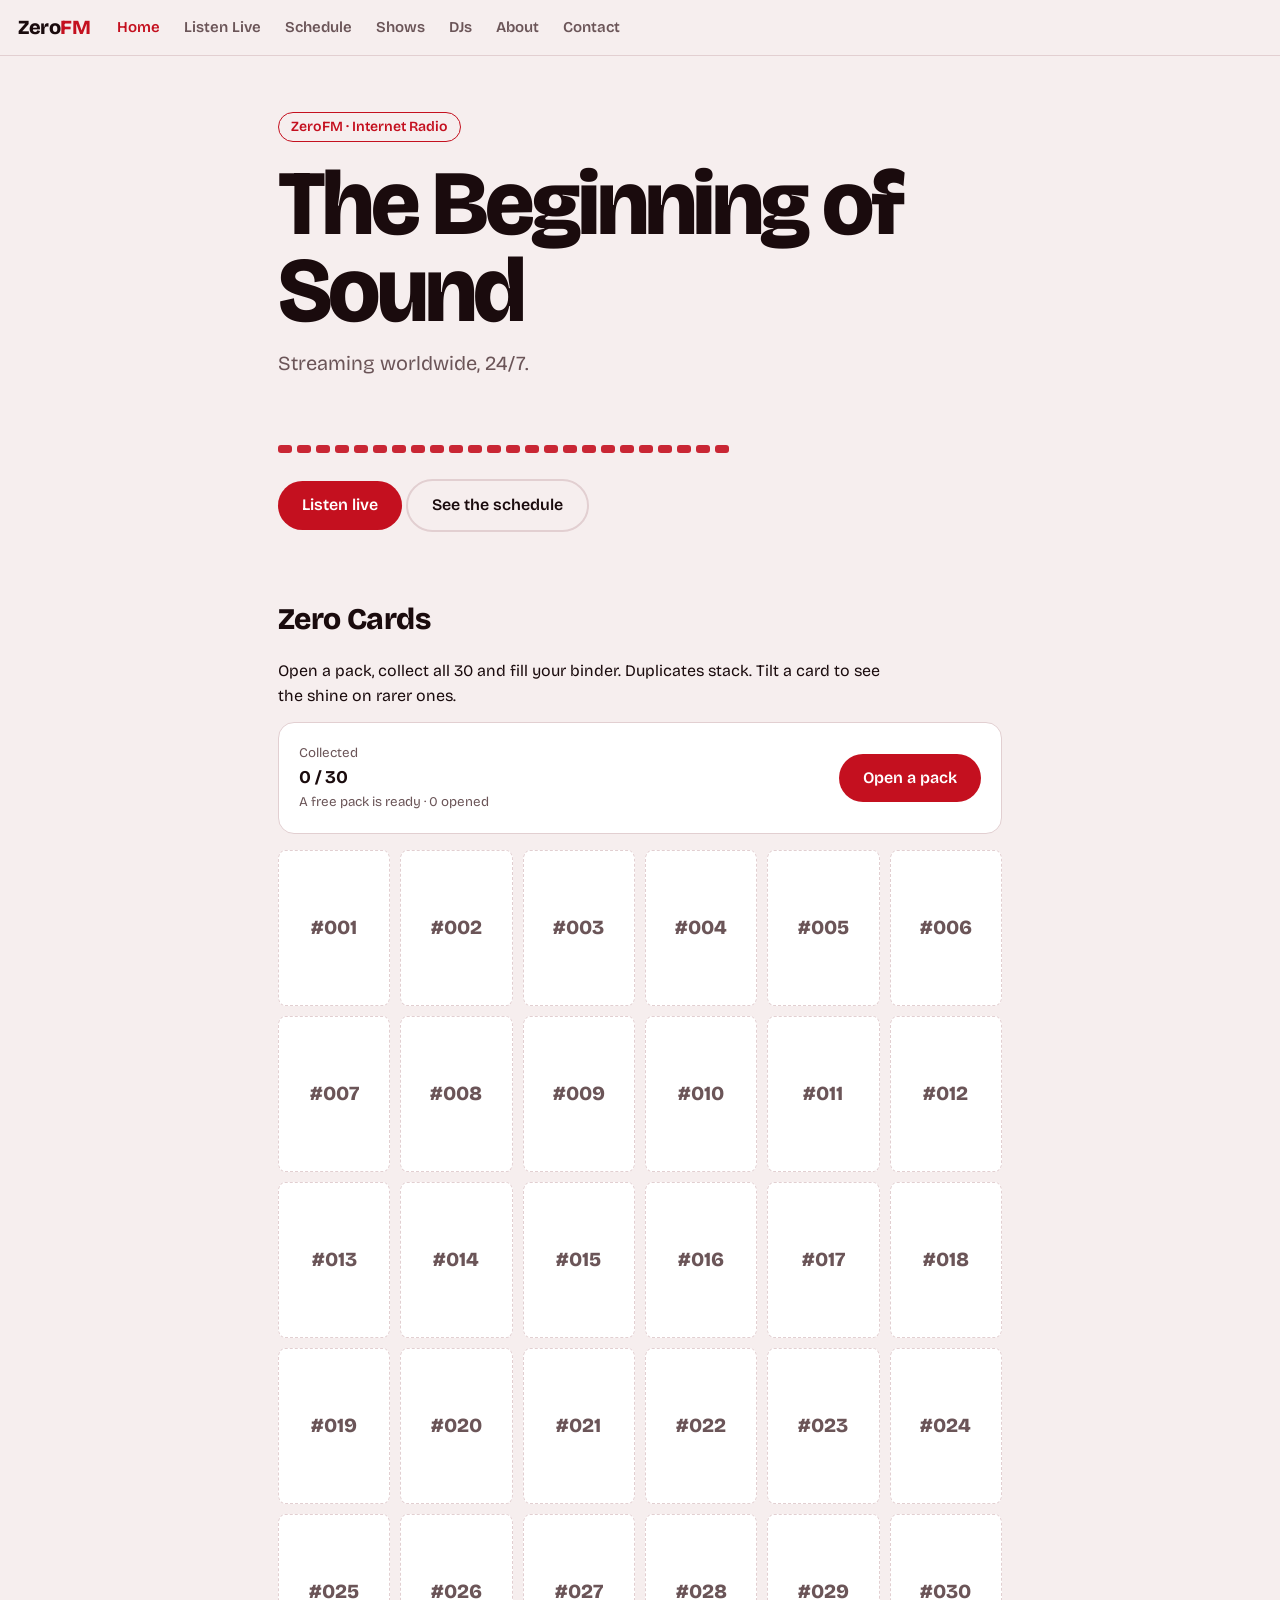
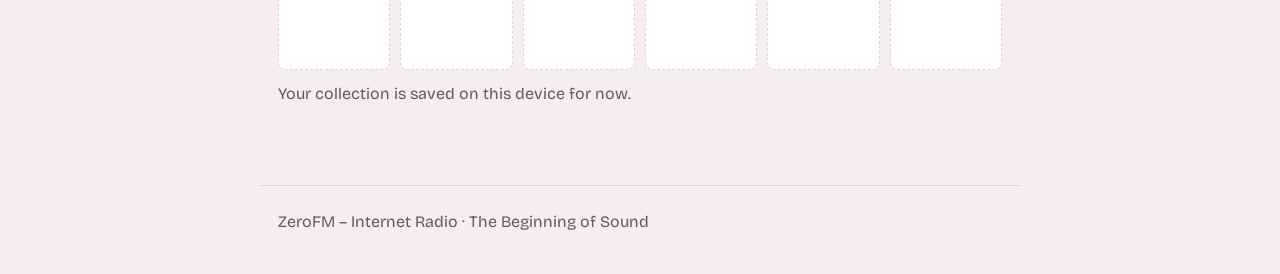
<file: index.html>
<!DOCTYPE html>
<html lang="en">
<head>
<meta charset="utf-8">
<meta name="viewport" content="width=device-width, initial-scale=1, viewport-fit=cover">
<title>ZeroFM – Internet Radio</title>
<link rel="stylesheet" href="https://fonts.googleapis.com/css2?family=Bricolage+Grotesque:wght@400;600;800&display=swap">
<link rel="stylesheet" href="style.css">
<link rel="manifest" href="manifest.json">
<meta name="theme-color" content="#0b0b0c">
<link rel="apple-touch-icon" href="icons/icon-180.png">
<meta name="mobile-web-app-capable" content="yes">
<meta name="apple-mobile-web-app-capable" content="yes">
</head>
<body>
<header><a class="logo" href="index.html">Zero<span style="color:var(--glow)">FM</span></a>
<nav aria-label="Main"><a href="index.html" aria-current="page">Home</a><a href="listen.html">Listen Live</a><a href="schedule.html">Schedule</a><a href="shows.html">Shows</a><a href="djs.html">DJs</a><a href="about.html">About</a><a href="contact.html">Contact</a></nav></header>
<section id="home">
<span class="badge">ZeroFM · Internet Radio</span>
<h1>The Beginning of Sound</h1>
<p class="muted" style="font-size:20px">Streaming worldwide, 24/7.</p>
<div class="bars" aria-hidden="true" id="bars"></div>
<a class="btn" href="listen.html">Listen live</a> <a class="btn alt" href="schedule.html">See the schedule</a>
</section>

<section id="cards"><h2>Zero Cards</h2>
<p>Open a pack, collect all 30 and fill your binder. Duplicates stack. Tilt a card to see the shine on rarer ones.</p>
<div class="card np"><div><small>Collected</small><h3 id="cnt">0 / 30</h3><small id="pk"></small></div><button class="btn" id="open">Open a pack</button></div>
<div class="binder" id="bind"></div>
<p class="muted" style="margin-top:12px">Your collection is saved on this device for now.</p></section>
<div class="ov" id="ov" hidden role="dialog" aria-modal="true" aria-label="Pack opening"><div class="ovin"><div class="fx" id="fx"></div><div class="pack" id="pack" hidden><div class="pt"></div>ZERO<small>CARDS</small></div><div class="hand" id="hand"></div><p class="cap" id="hint">Tap each card to reveal it.</p><div id="ctl"><button class="btn alt" id="rev" style="color:#eef2f8">Reveal all</button> <button class="btn" id="cls">Close</button></div></div></div>
<div class="ov" id="vw" hidden role="dialog" aria-modal="true" aria-label="Card"><div class="ovin" id="vwin"></div></div>

<footer>ZeroFM – Internet Radio · The Beginning of Sound</footer>
<script src="site.js"></script>
<script src="cards-data.js"></script>
<script src="cards.js"></script>
</body>
</html>
</file>
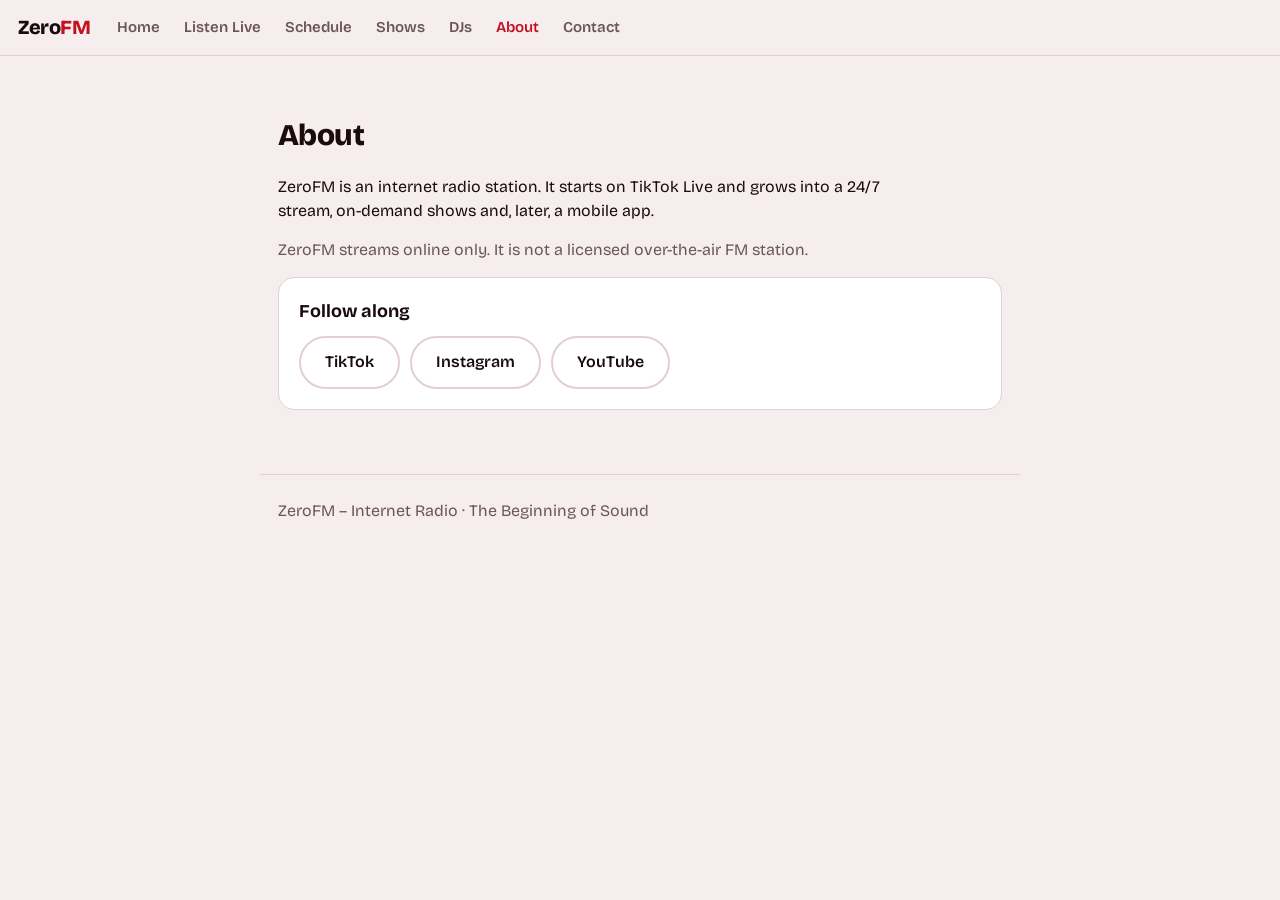
<file: about.html>
<!DOCTYPE html>
<html lang="en">
<head>
<meta charset="utf-8">
<meta name="viewport" content="width=device-width, initial-scale=1, viewport-fit=cover">
<title>ZeroFM – About</title>
<link rel="stylesheet" href="https://fonts.googleapis.com/css2?family=Bricolage+Grotesque:wght@400;600;800&display=swap">
<link rel="stylesheet" href="style.css">
<link rel="manifest" href="manifest.json">
<meta name="theme-color" content="#0b0b0c">
<link rel="apple-touch-icon" href="icons/icon-180.png">
<meta name="mobile-web-app-capable" content="yes">
<meta name="apple-mobile-web-app-capable" content="yes">
</head>
<body>
<header><a class="logo" href="index.html">Zero<span style="color:var(--glow)">FM</span></a>
<nav aria-label="Main"><a href="index.html">Home</a><a href="listen.html">Listen Live</a><a href="schedule.html">Schedule</a><a href="shows.html">Shows</a><a href="djs.html">DJs</a><a href="about.html" aria-current="page">About</a><a href="contact.html">Contact</a></nav></header>
<section><h2>About</h2>
<p>ZeroFM is an internet radio station. It starts on TikTok Live and grows into a 24/7 stream, on-demand shows and, later, a mobile app.</p>
<p class="muted">ZeroFM streams online only. It is not a licensed over-the-air FM station.</p>
<div class="card"><h3>Follow along</h3><div class="links" id="soc"></div></div>
</section>


<footer>ZeroFM – Internet Radio · The Beginning of Sound</footer>
<script src="site.js"></script>
</body>
</html>
</file>
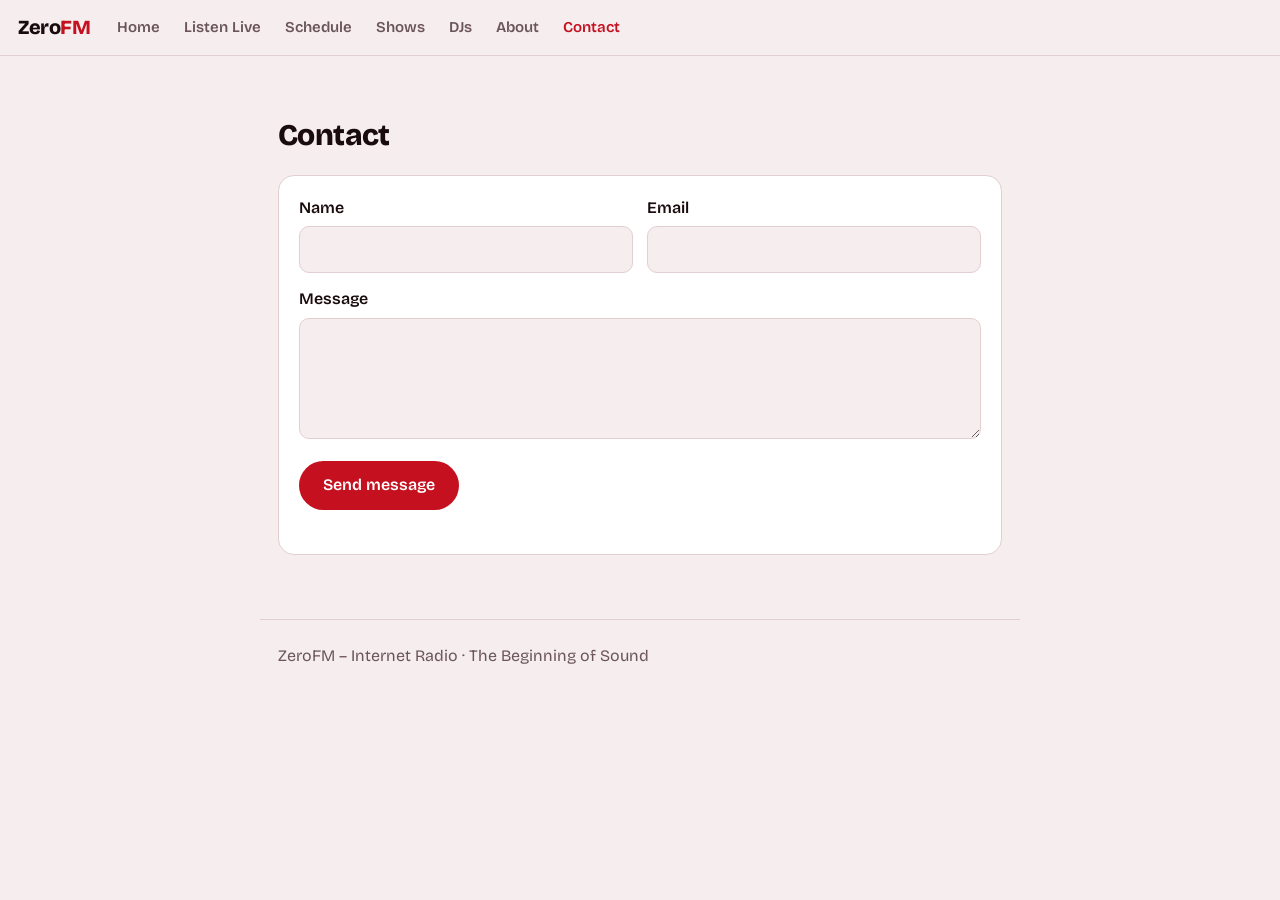
<file: contact.html>
<!DOCTYPE html>
<html lang="en">
<head>
<meta charset="utf-8">
<meta name="viewport" content="width=device-width, initial-scale=1, viewport-fit=cover">
<title>ZeroFM – Contact</title>
<link rel="stylesheet" href="https://fonts.googleapis.com/css2?family=Bricolage+Grotesque:wght@400;600;800&display=swap">
<link rel="stylesheet" href="style.css">
<link rel="manifest" href="manifest.json">
<meta name="theme-color" content="#0b0b0c">
<link rel="apple-touch-icon" href="icons/icon-180.png">
<meta name="mobile-web-app-capable" content="yes">
<meta name="apple-mobile-web-app-capable" content="yes">
</head>
<body>
<header><a class="logo" href="index.html">Zero<span style="color:var(--glow)">FM</span></a>
<nav aria-label="Main"><a href="index.html">Home</a><a href="listen.html">Listen Live</a><a href="schedule.html">Schedule</a><a href="shows.html">Shows</a><a href="djs.html">DJs</a><a href="about.html">About</a><a href="contact.html" aria-current="page">Contact</a></nav></header>
<section><h2>Contact</h2>
<div class="card"><form id="ct"><div class="row"><div><label for="n">Name</label><input type="text" id="n" required></div><div><label for="e">Email</label><input type="email" id="e" required></div></div>
<label for="m">Message</label><textarea id="m" rows="4" required></textarea><button class="btn" type="submit">Send message</button><div id="ok2" aria-live="polite"></div></form></div>
</section>

<footer>ZeroFM – Internet Radio · The Beginning of Sound</footer>
<script src="site.js"></script>
</body>
</html>
</file>
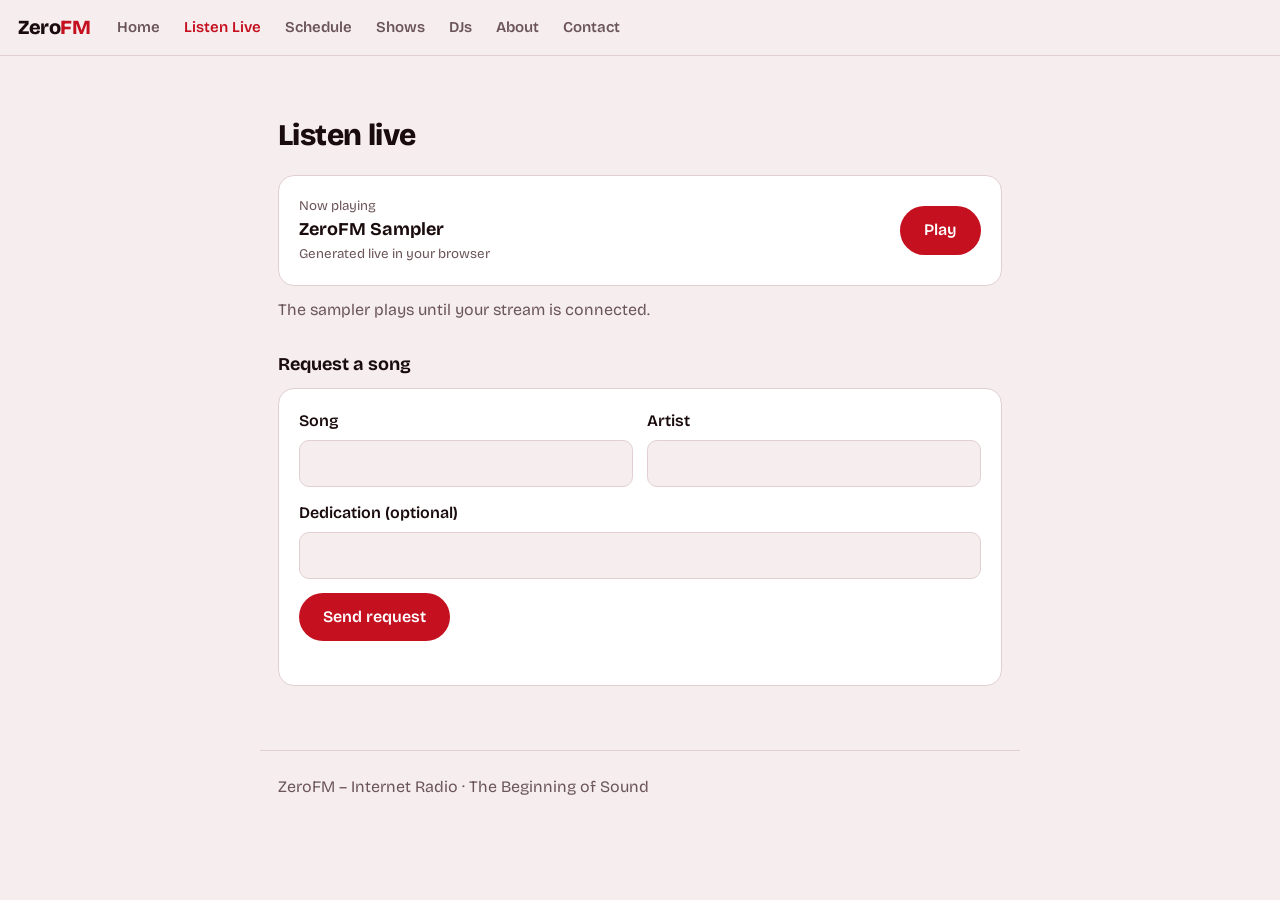
<file: listen.html>
<!DOCTYPE html>
<html lang="en">
<head>
<meta charset="utf-8">
<meta name="viewport" content="width=device-width, initial-scale=1, viewport-fit=cover">
<title>ZeroFM – Listen Live</title>
<link rel="stylesheet" href="https://fonts.googleapis.com/css2?family=Bricolage+Grotesque:wght@400;600;800&display=swap">
<link rel="stylesheet" href="style.css">
<link rel="manifest" href="manifest.json">
<meta name="theme-color" content="#0b0b0c">
<link rel="apple-touch-icon" href="icons/icon-180.png">
<meta name="mobile-web-app-capable" content="yes">
<meta name="apple-mobile-web-app-capable" content="yes">
</head>
<body>
<header><a class="logo" href="index.html">Zero<span style="color:var(--glow)">FM</span></a>
<nav aria-label="Main"><a href="index.html">Home</a><a href="listen.html" aria-current="page">Listen Live</a><a href="schedule.html">Schedule</a><a href="shows.html">Shows</a><a href="djs.html">DJs</a><a href="about.html">About</a><a href="contact.html">Contact</a></nav></header>
<section>
<h2>Listen live</h2>
<div class="card" id="player">
<div class="np"><div><small>Now playing</small><h3 id="now">ZeroFM Sampler</h3><small id="by">Generated live in your browser</small></div>
<button class="btn" id="play" aria-pressed="false">Play</button></div>
</div>
<p class="muted" style="margin-top:12px">The sampler plays until your stream is connected.</p>
<h3 style="margin:28px 0 10px">Request a song</h3>
<div class="card"><form id="req"><div class="row"><div><label for="s">Song</label><input type="text" id="s" required></div><div><label for="a">Artist</label><input type="text" id="a" required></div></div>
<label for="d">Dedication (optional)</label><input type="text" id="d"><button class="btn" type="submit">Send request</button><div id="ok" aria-live="polite"></div></form></div>
</section>


<footer>ZeroFM – Internet Radio · The Beginning of Sound</footer>
<script src="site.js"></script>
</body>
</html>
</file>
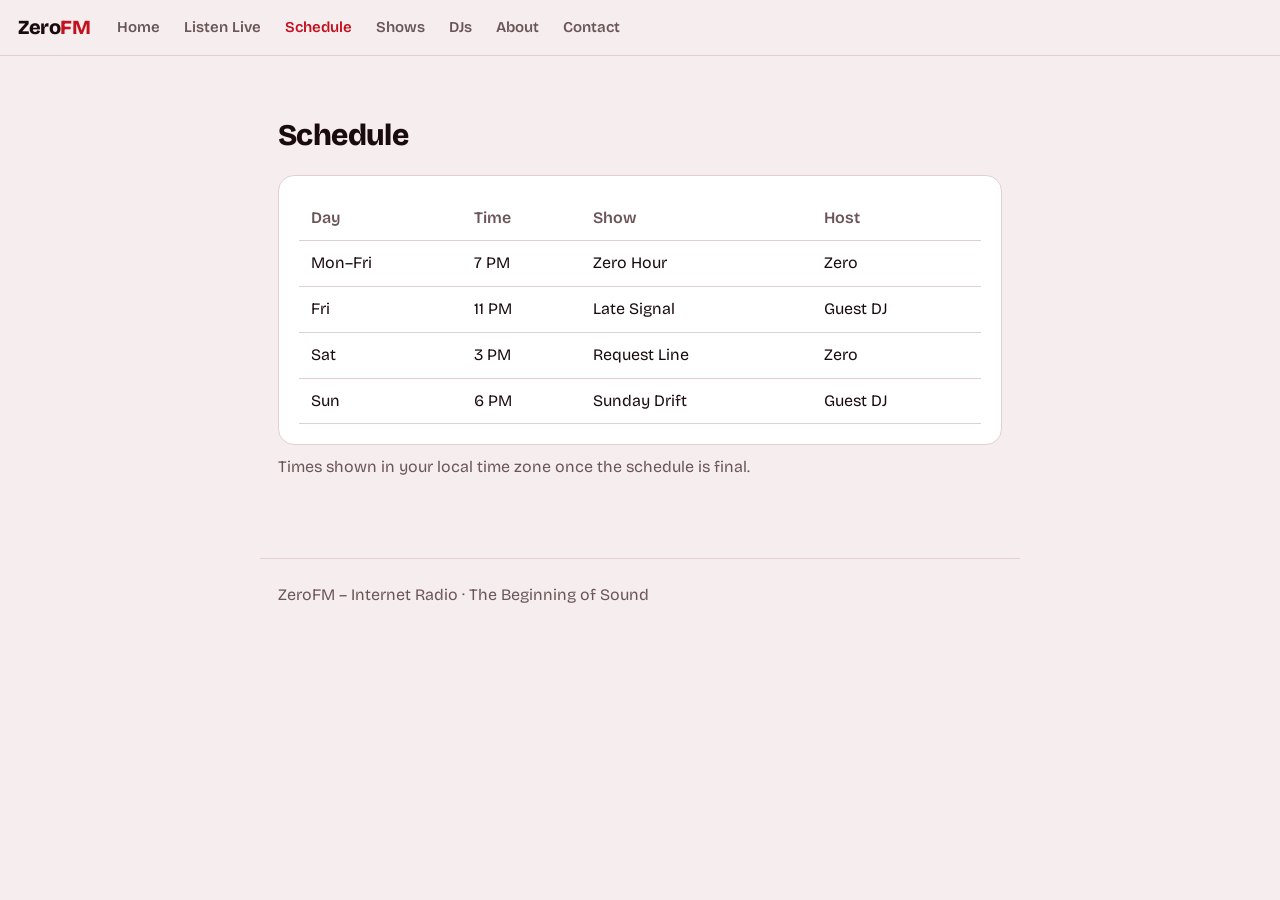
<file: schedule.html>
<!DOCTYPE html>
<html lang="en">
<head>
<meta charset="utf-8">
<meta name="viewport" content="width=device-width, initial-scale=1, viewport-fit=cover">
<title>ZeroFM – Schedule</title>
<link rel="stylesheet" href="https://fonts.googleapis.com/css2?family=Bricolage+Grotesque:wght@400;600;800&display=swap">
<link rel="stylesheet" href="style.css">
<link rel="manifest" href="manifest.json">
<meta name="theme-color" content="#0b0b0c">
<link rel="apple-touch-icon" href="icons/icon-180.png">
<meta name="mobile-web-app-capable" content="yes">
<meta name="apple-mobile-web-app-capable" content="yes">
</head>
<body>
<header><a class="logo" href="index.html">Zero<span style="color:var(--glow)">FM</span></a>
<nav aria-label="Main"><a href="index.html">Home</a><a href="listen.html">Listen Live</a><a href="schedule.html" aria-current="page">Schedule</a><a href="shows.html">Shows</a><a href="djs.html">DJs</a><a href="about.html">About</a><a href="contact.html">Contact</a></nav></header>
<section><h2>Schedule</h2><div class="card wrap"><table><thead><tr><th>Day</th><th>Time</th><th>Show</th><th>Host</th></tr></thead><tbody id="sch"></tbody></table></div><p class="muted" style="margin-top:10px">Times shown in your local time zone once the schedule is final.</p></section>


<footer>ZeroFM – Internet Radio · The Beginning of Sound</footer>
<script src="site.js"></script>
</body>
</html>
</file>
<file: style.css>
:root{--bg:#0b0b0c;--panel:#161213;--text:#f5eeee;--muted:#a39494;--line:#2e2224;--glow:#ff3b47;--on:#0b0b0c;box-sizing:border-box;padding-top:env(safe-area-inset-top,0px);padding-bottom:env(safe-area-inset-bottom,0px)}
@media (prefers-color-scheme:dark){:root:not([data-theme="light"]){color-scheme:dark}}
@media (prefers-color-scheme:light){:root:not([data-theme="dark"]){--bg:#f6eeee;--panel:#fff;--text:#1a0b0d;--muted:#6b5558;--line:#e2cfd1;--glow:#c4101f;--on:#fff}}
:root[data-theme="dark"]{--bg:#0b0b0c;--panel:#161213;--text:#f5eeee;--muted:#a39494;--line:#2e2224;--glow:#ff3b47;--on:#0b0b0c}
*{box-sizing:border-box}html{scroll-behavior:smooth;scroll-padding-top:calc(64px + env(safe-area-inset-top,0px))}
body{margin:0;background:var(--bg);color:var(--text);font:400 16px/1.55 "Bricolage Grotesque",system-ui,sans-serif}
body::before{content:"";position:fixed;inset:0 0 auto;height:env(safe-area-inset-top,0px);background:var(--bg);z-index:10}
header{position:sticky;top:env(safe-area-inset-top,0px);z-index:9;background:var(--bg);border-bottom:1px solid var(--line);display:flex;align-items:center;gap:16px;padding:0 18px;height:56px}
.logo{font-weight:800;font-size:20px;letter-spacing:-.02em;color:var(--text);text-decoration:none}
nav{display:flex;gap:4px;overflow-x:auto;scrollbar-width:none}
nav a{color:var(--muted);text-decoration:none;padding:8px 10px;border-radius:8px;white-space:nowrap;font-weight:600;font-size:15px}
nav a:hover{color:var(--text)}
a:focus-visible,button:focus-visible,input:focus-visible,textarea:focus-visible{outline:3px solid var(--glow);outline-offset:2px}
section{max-width:760px;margin:0 auto;padding:56px 18px 8px}
h1{font-weight:800;font-size:clamp(44px,13vw,92px);line-height:.95;letter-spacing:-.04em;margin:0 0 14px}
h2{font-weight:800;font-size:30px;letter-spacing:-.02em;margin:0 0 16px}
h3{margin:0;font-size:18px}
p{margin:0 0 14px;max-width:62ch}.muted{color:var(--muted)}
.badge{display:inline-block;border:1px solid var(--glow);color:var(--glow);border-radius:99px;padding:3px 12px;font-weight:600;font-size:14px;margin-bottom:18px}
.bars{display:flex;gap:5px;align-items:flex-end;height:48px;margin:26px 0}
.bars i{flex:1;max-width:14px;background:var(--glow);border-radius:3px;height:18%;opacity:.9}
body.on .bars i{animation:b 1s ease-in-out infinite alternate}
@keyframes b{to{height:100%}}
@media (prefers-reduced-motion:reduce){body.on .bars i{animation:none;height:60%}}
.btn{font:inherit;font-weight:600;background:var(--glow);color:var(--on);border:0;border-radius:99px;padding:12px 24px;cursor:pointer;text-decoration:none;display:inline-block}
.btn.alt{background:none;color:var(--text);border:2px solid var(--line)}
.card{background:var(--panel);border:1px solid var(--line);border-radius:16px;padding:20px}
.np{display:flex;justify-content:space-between;gap:12px;align-items:center;flex-wrap:wrap}
.np small{color:var(--muted);display:block}
.grid{display:grid;gap:12px;grid-template-columns:repeat(auto-fit,minmax(210px,1fr))}
.wrap{overflow-x:auto}table{border-collapse:collapse;width:100%;min-width:480px}
th,td{text-align:left;padding:10px 12px;border-bottom:1px solid var(--line)}th{color:var(--muted);font-weight:600}
label{display:block;font-weight:600;margin:0 0 6px}
input[type=text],input[type=email],textarea{width:100%;font:inherit;color:var(--text);background:var(--bg);border:1px solid var(--line);border-radius:10px;padding:10px 12px;margin-bottom:14px}
.row{display:grid;gap:14px;grid-template-columns:repeat(auto-fit,minmax(240px,1fr))}
.links{display:flex;gap:10px;flex-wrap:wrap;margin-top:10px}
footer{max-width:760px;margin:56px auto 0;padding:24px 18px 40px;color:var(--muted);border-top:1px solid var(--line)}
#ok,#ok2{color:var(--glow);font-weight:600;min-height:24px}

.r-common{--rc:#8b98b0}.r-rare{--rc:#4da3ff}.r-epic{--rc:#b46bff}.r-legendary{--rc:#ffb84d}.r-holo_secret{--rc:#ff7bd5}
.binder{display:grid;gap:10px;grid-template-columns:repeat(auto-fill,minmax(104px,1fr));margin-top:16px}
.slot{aspect-ratio:640/889;position:relative;border:1px dashed var(--line);border-radius:6%;background:var(--panel);padding:0;cursor:pointer;overflow:hidden;color:var(--muted);font:inherit}
.slot.miss{cursor:default}.slot img{width:100%;height:100%;display:block;object-fit:cover}.slot:not(.miss){border:0;box-shadow:0 0 0 2px var(--rc)}
.q{position:absolute;right:6px;top:6px;background:var(--glow);color:var(--on);border-radius:99px;font-weight:800;font-size:12px;padding:1px 7px}.no{font-weight:800;font-size:20px}
.ov{position:fixed;inset:0;background:rgba(8,3,4,.92);z-index:20;display:flex;align-items:center;justify-content:center;padding:calc(16px + env(safe-area-inset-top,0px)) 16px calc(16px + env(safe-area-inset-bottom,0px));overflow:auto;color:#eef2f8}.ov[hidden]{display:none}
.ovin{width:100%;max-width:640px;text-align:center;margin:auto}
.hand{display:grid;gap:10px;grid-template-columns:repeat(auto-fit,minmax(96px,1fr));margin-bottom:16px}
.fl{perspective:800px;background:none;border:0;padding:0;aspect-ratio:640/889;cursor:pointer;width:100%}
.fi{position:relative;width:100%;height:100%;transform-style:preserve-3d;transition:transform .6s}.fl.f .fi{transform:rotateY(180deg)}
.fa,.fb{position:absolute;inset:0;backface-visibility:hidden;-webkit-backface-visibility:hidden;border-radius:6%;overflow:hidden}
.fa{background:linear-gradient(145deg,#0b0b0c,#3a0d12);border:2px solid #ff3b47;display:flex;align-items:center;justify-content:center;font-weight:800;font-size:22px;color:#ff3b47;letter-spacing:.04em}
.fb{transform:rotateY(180deg);box-shadow:0 0 0 2px var(--rc),0 0 22px var(--rc)}.fb img{width:100%;height:100%;display:block;object-fit:cover}
@media (prefers-reduced-motion:reduce){.fi{transition:none}}
.big{position:relative;width:min(300px,72vw);aspect-ratio:640/889;margin:0 auto 14px;border-radius:6%;overflow:hidden;box-shadow:0 0 0 2px var(--rc),0 0 36px var(--rc);transition:transform .12s;touch-action:none}
.big img{width:100%;height:100%;display:block;object-fit:cover}
.sheen{position:absolute;inset:0;pointer-events:none;background:radial-gradient(circle at var(--x,50%) var(--y,50%),rgba(255,255,255,.4),transparent 55%);mix-blend-mode:overlay}
.r-epic .sheen,.r-legendary .sheen,.r-holo_secret .sheen{background:radial-gradient(circle at var(--x,50%) var(--y,50%),rgba(255,255,255,.35),transparent 50%),linear-gradient(115deg,#ff6b6b,#ffd93d,#6bff95,#6bd6ff,#c26bff,#ff6b6b);background-size:100% 100%,300% 100%;background-position:0 0,var(--x,50%) 0;mix-blend-mode:color-dodge;opacity:.55}
.r-holo_secret .sheen{opacity:.9}
.cap{margin:0 0 12px;color:#eef2f8}.cap small{color:#8b98b0;display:block}
.fx{position:fixed;inset:0;pointer-events:none;opacity:0;background:radial-gradient(circle,#fff 0,rgba(255,59,71,.7) 35%,transparent 70%)}.fx.go{animation:fxf .6s}@keyframes fxf{0%{opacity:0}30%{opacity:.95}100%{opacity:0}}
.pack{width:150px;aspect-ratio:640/889;margin:0 auto 20px;position:relative;border-radius:10px;background:repeating-linear-gradient(120deg,rgba(255,255,255,.08) 0 6px,transparent 6px 14px),linear-gradient(160deg,#ff3b47,#7a0c16 60%,#2a0508);box-shadow:0 0 40px rgba(255,59,71,.55);display:flex;align-items:center;justify-content:center;flex-direction:column;font-weight:800;font-size:28px;color:#fff;letter-spacing:.06em}.pack[hidden]{display:none}.pack small{font-size:11px;letter-spacing:.3em;opacity:.85}
.pt{position:absolute;left:0;right:0;top:0;height:11%;border-radius:10px 10px 0 0;background:linear-gradient(#ffd0d3,#ff3b47);clip-path:polygon(0 0,100% 0,100% 55%,90% 100%,80% 55%,70% 100%,60% 55%,50% 100%,40% 55%,30% 100%,20% 55%,10% 100%,0 55%)}
.pack.shake{animation:pks .95s ease-in forwards}@keyframes pks{0%{transform:scale(1)}15%{transform:scale(1.04) rotate(-4deg)}30%{transform:scale(1.07) rotate(4deg)}45%{transform:scale(1.09) rotate(-6deg)}60%{transform:scale(1.11) rotate(6deg)}75%{transform:scale(1.13) rotate(-8deg)}100%{transform:scale(1.16) rotate(0)}}
.pack.tear{animation:burst .4s forwards}@keyframes burst{0%{transform:scale(1.16);filter:brightness(1)}50%{transform:scale(1.3);filter:brightness(2.4)}100%{transform:scale(1.6);opacity:0}}
.pack.tear .pt{animation:tear .4s forwards}@keyframes tear{to{transform:translate(80px,-100px) rotate(35deg);opacity:0}}
.hand.deal .fl{animation:deal .5s backwards}@keyframes deal{from{opacity:0;transform:translateY(60px) scale(.6) rotate(-10deg)}}
@media (prefers-reduced-motion:reduce){.pack,.pack .pt,.hand.deal .fl,.fx{animation:none!important}}

nav a[aria-current="page"]{color:var(--glow)}
</file>
